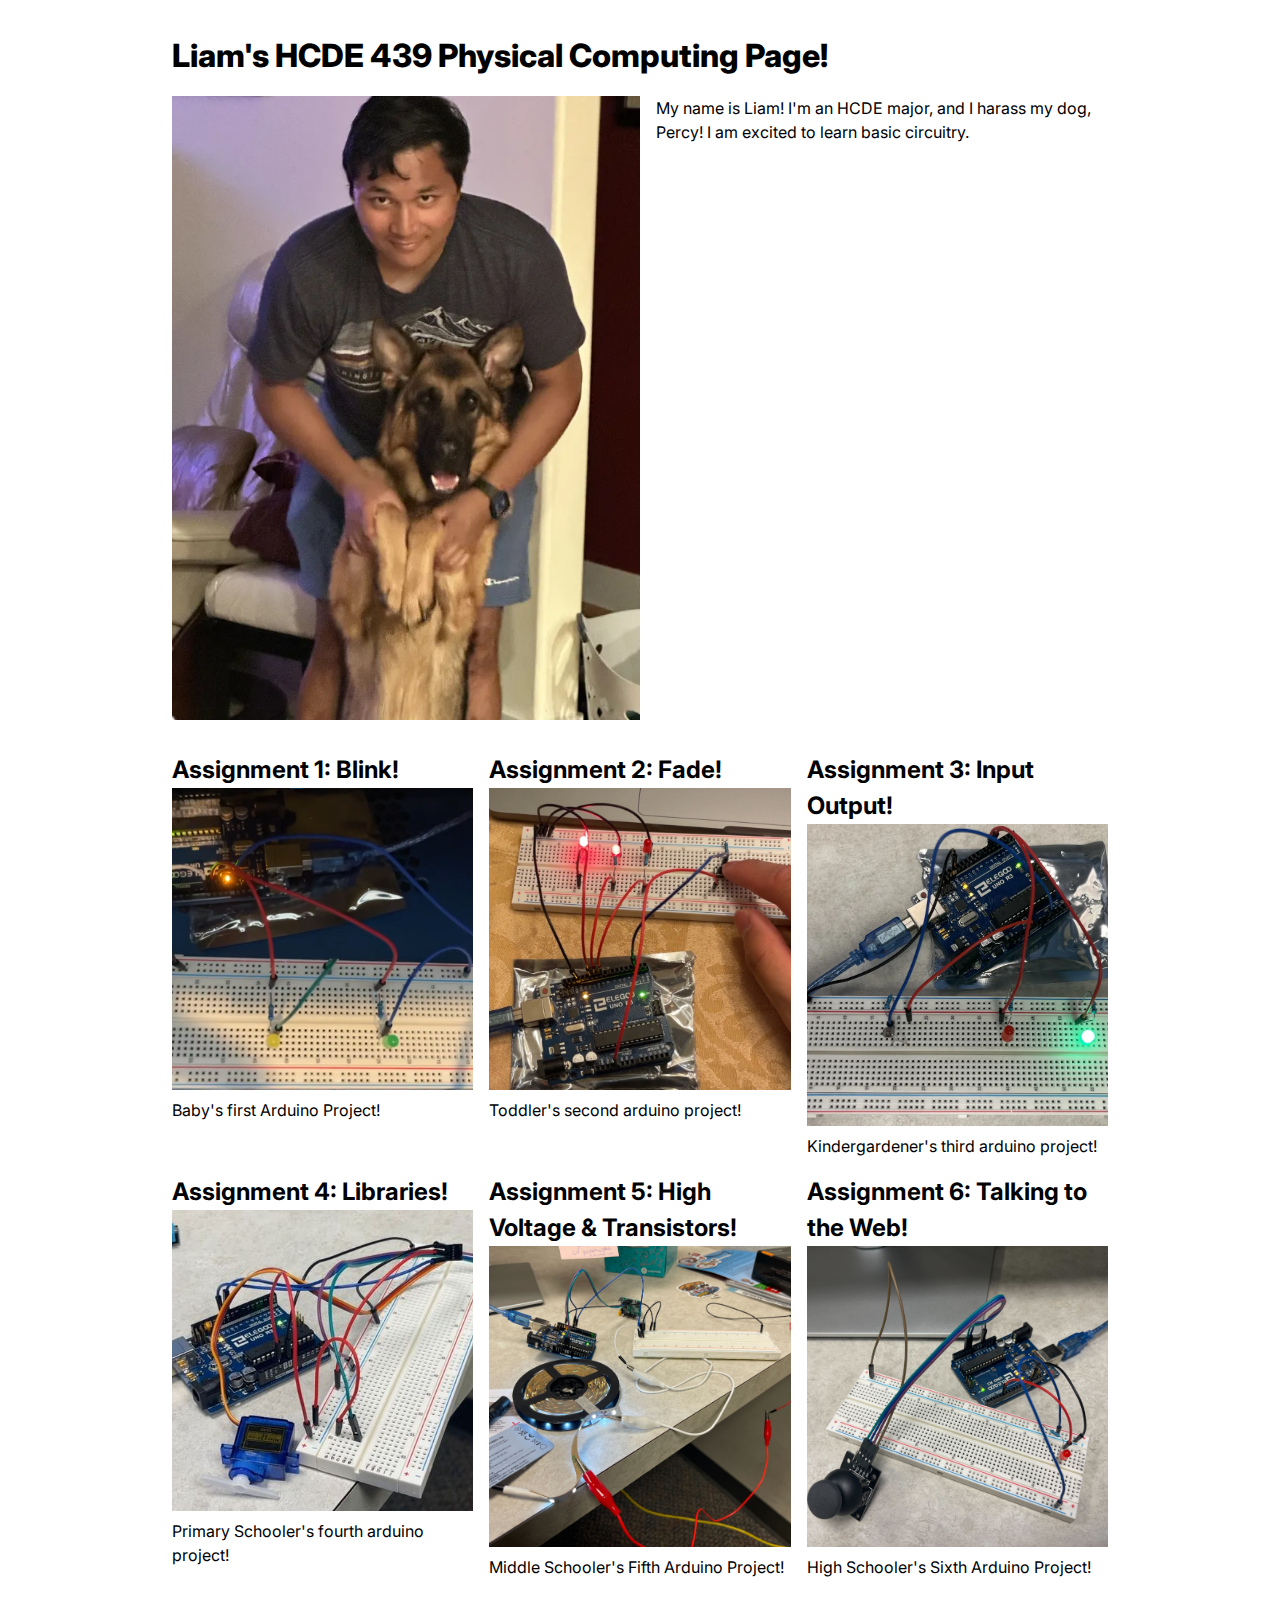
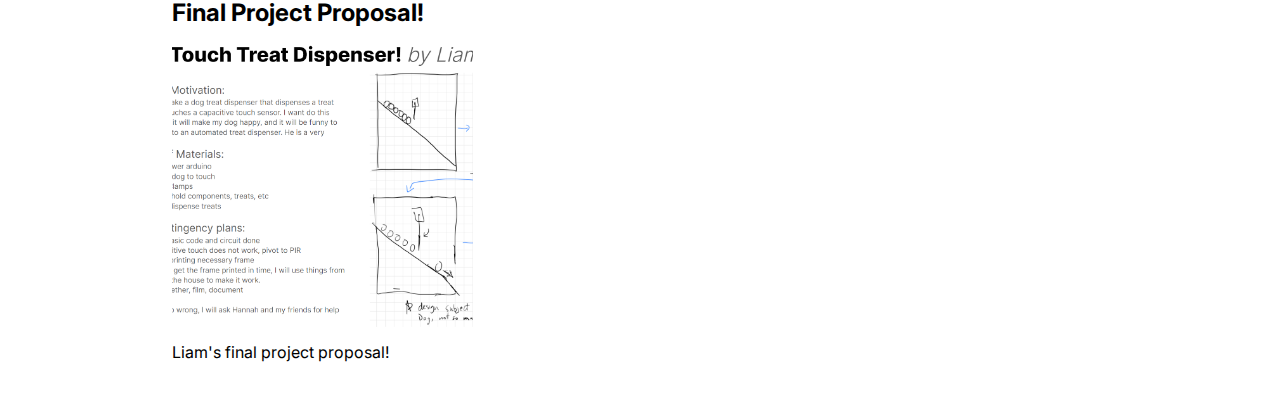
<file: index.html>
<!DOCTYPE html>
<html>
  <head>
    <meta charset="utf-8" />
    <meta name="viewport" content="width=device-width, maximum-scale=1.0" />

    <title>Liam's HCDE 439 Physical Computing Page!</title>

    <link href="style.css" rel="stylesheet" />
  </head>
  <body>
    <h1>Liam's HCDE 439 Physical Computing Page!</h1>

    <div class="header">
      <img src="Me-and-Chama.webp" />
      <p>
        My name is Liam! I'm an HCDE major, and I harass my dog, Percy! 
        I am excited to learn basic circuitry.
      </p>
    </div>

    <div class="grid">
      <div class="assignment">
        <a href="a1.html">
          <h2>Assignment 1: Blink!</h2>
          <img src="A1-Thumbnail.png" />
        </a>
        <p>Baby's first Arduino Project!</p>
      </div>

      <div class="assignment">
        <a href="a2.html">
          <h2>Assignment 2: Fade!</h2>
          <img src="./A2-Photos/A2thumbnail.webp" />
        </a>
        <p>Toddler's second arduino project!</p>
      </div>

      <div class="assignment">
        <a href="a3.html">
          <h2>Assignment 3: Input Output!</h2>
          <img src="./A3-Folder/A3-thumbnail.webp" />
        </a>
        <p>Kindergardener's third arduino project!</p>
      </div>

      <div class="assignment">
        <a href="a4.html">
          <h2>Assignment 4: Libraries!</h2>
          <img src="./A4-Folder/a4Thumbnail.jpg" />
        </a>
        <p>Primary Schooler's fourth arduino project!</p>
      </div>

      <div class="assignment">
        <a href="a5.html">
          <h2>Assignment 5: High Voltage & Transistors!</h2>
          <img src="./A5-Folder/a5Thumbnail.jpg" />
        </a>
        <p>Middle Schooler's Fifth Arduino Project!</p>
      </div>

      <div class="assignment">
        <a href="a6.html">
          <h2>Assignment 6: Talking to the Web!</h2>
          <img src="./A6-Folder/a6thumbnail.jpg" />
        </a>
        <p>High Schooler's Sixth Arduino Project!</p>
      </div>

      <div class="assignment">
        <a href="fpp.html">
          <h2>Final Project Proposal!</h2>
          <img src="./Final-Project-Folder/fppfinal.png" />
        </a>
        <p>Liam's final project proposal!</p>
      </div>

    </div>
  </body>
</html>
</file>
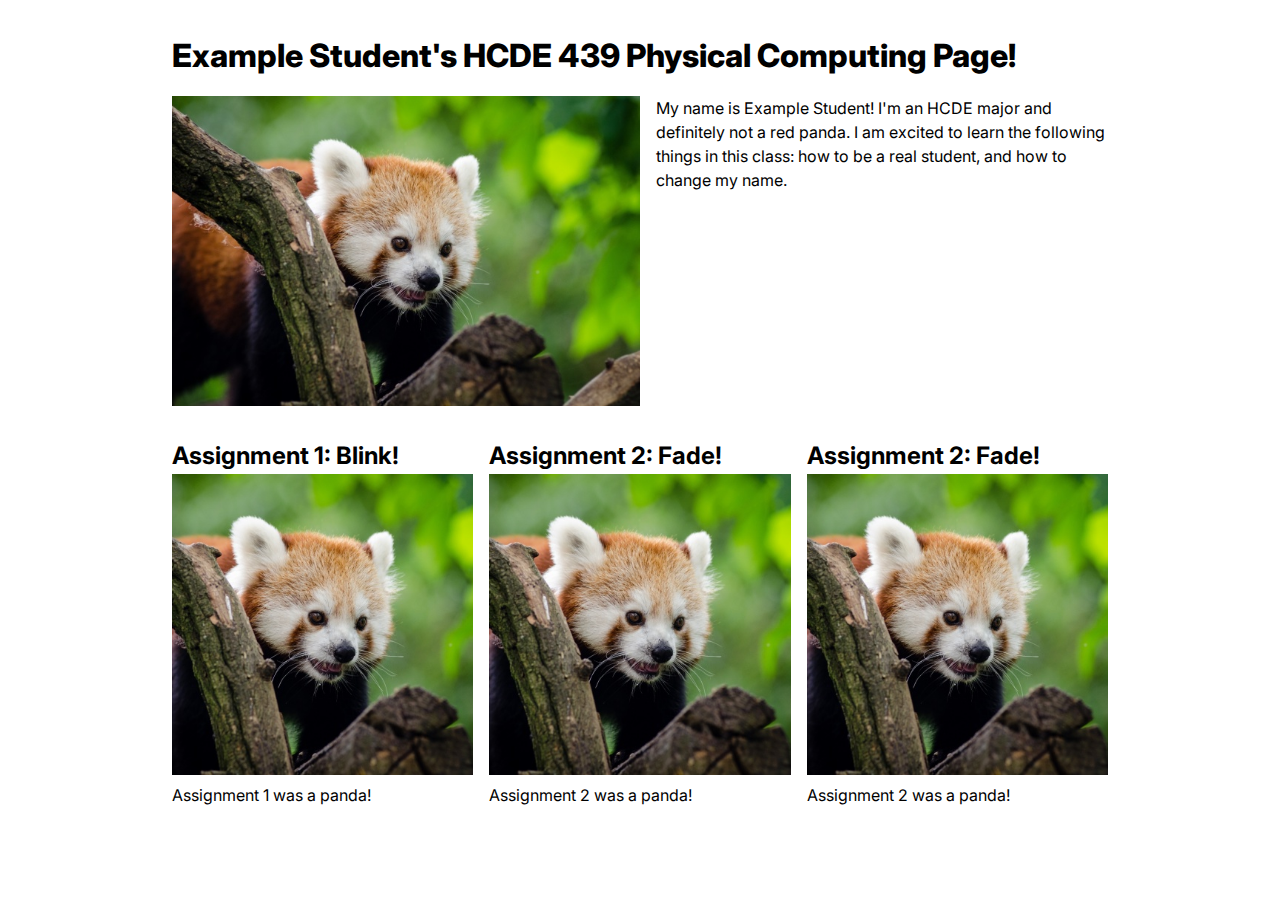
<file: hcde439-master/template/index.html>
<!DOCTYPE html>
<html>
  <head>
    <meta charset="utf-8" />
    <meta name="viewport" content="width=device-width, maximum-scale=1.0" />

    <title>Example Student's HCDE 439 Physical Computing Page!</title>

    <link href="style.css" rel="stylesheet" />
  </head>
  <body>
    <h1>Example Student's HCDE 439 Physical Computing Page!</h1>

    <div class="header">
      <img src="red-panda.jpg" />
      <p>
        My name is Example Student! I'm an HCDE major and definitely not a red
        panda. I am excited to learn the following things in this class: how to
        be a real student, and how to change my name.
      </p>
    </div>

    <div class="grid">
      <div class="assignment">
        <a href="a1.html">
          <h2>Assignment 1: Blink!</h2>
          <img src="red-panda.jpg" />
        </a>
        <p>Assignment 1 was a panda!</p>
      </div>

      <div class="assignment">
        <a href="a2.html">
          <h2>Assignment 2: Fade!</h2>
          <img src="red-panda.jpg" />
        </a>
        <p>Assignment 2 was a panda!</p>
      </div>

      <div class="assignment">
        <a href="a2.html">
          <h2>Assignment 2: Fade!</h2>
          <img src="red-panda.jpg" />
        </a>
        <p>Assignment 2 was a panda!</p>
      </div>
    </div>
  </body>
</html>
</file>
<file: style.css>
@import url("https://fonts.googleapis.com/css2?family=Inter:wght@100;200;300;400;500;600;700;800;900&display=swap");

*,
*::before,
*::after {
  box-sizing: border-box;
}

* {
  margin: 0;
}

img,
picture,
video,
canvas,
svg {
  display: block;
  max-width: 100%;
}

body {
  font-family: "Inter", sans-serif;
  line-height: 1.5;
  -webkit-font-smoothing: antialiased;
  max-width: 1000px;
  padding: 2em;
  margin: auto;
}

h1 {
  font-weight: 800;
}

h2 {
  font-weight: 700;
}

.header {
  display: flex;
  gap: 1em;
  margin-top: 1em;
}

.header img {
  width: 50%;
  object-fit: cover;
}

.grid {
  display: grid;
  grid-template-columns: repeat(auto-fit, minmax(250px, 1fr));
  gap: 1em;
  margin-top: 2em;
}

.assignment a {
  color: #000;
  text-decoration: none;
}

.assignment a:hover {
  color: #f06;
}

.assignment img {
  aspect-ratio: 1;
  object-fit: cover;
}

.assignment p {
  margin-top: 0.5em;
}
</file>
<file: hcde439-master/template/style.css>
@import url("https://fonts.googleapis.com/css2?family=Inter:wght@100;200;300;400;500;600;700;800;900&display=swap");

*,
*::before,
*::after {
  box-sizing: border-box;
}

* {
  margin: 0;
}

img,
picture,
video,
canvas,
svg {
  display: block;
  max-width: 100%;
}

body {
  font-family: "Inter", sans-serif;
  line-height: 1.5;
  -webkit-font-smoothing: antialiased;
  max-width: 1000px;
  padding: 2em;
  margin: auto;
}

h1 {
  font-weight: 800;
}

h2 {
  font-weight: 700;
}

.header {
  display: flex;
  gap: 1em;
  margin-top: 1em;
}

.header img {
  width: 50%;
  object-fit: cover;
}

.grid {
  display: grid;
  grid-template-columns: repeat(auto-fit, minmax(250px, 1fr));
  gap: 1em;
  margin-top: 2em;
}

.assignment a {
  color: #000;
  text-decoration: none;
}

.assignment a:hover {
  color: #f06;
}

.assignment img {
  aspect-ratio: 1;
  object-fit: cover;
}

.assignment p {
  margin-top: 0.5em;
}
</file>
